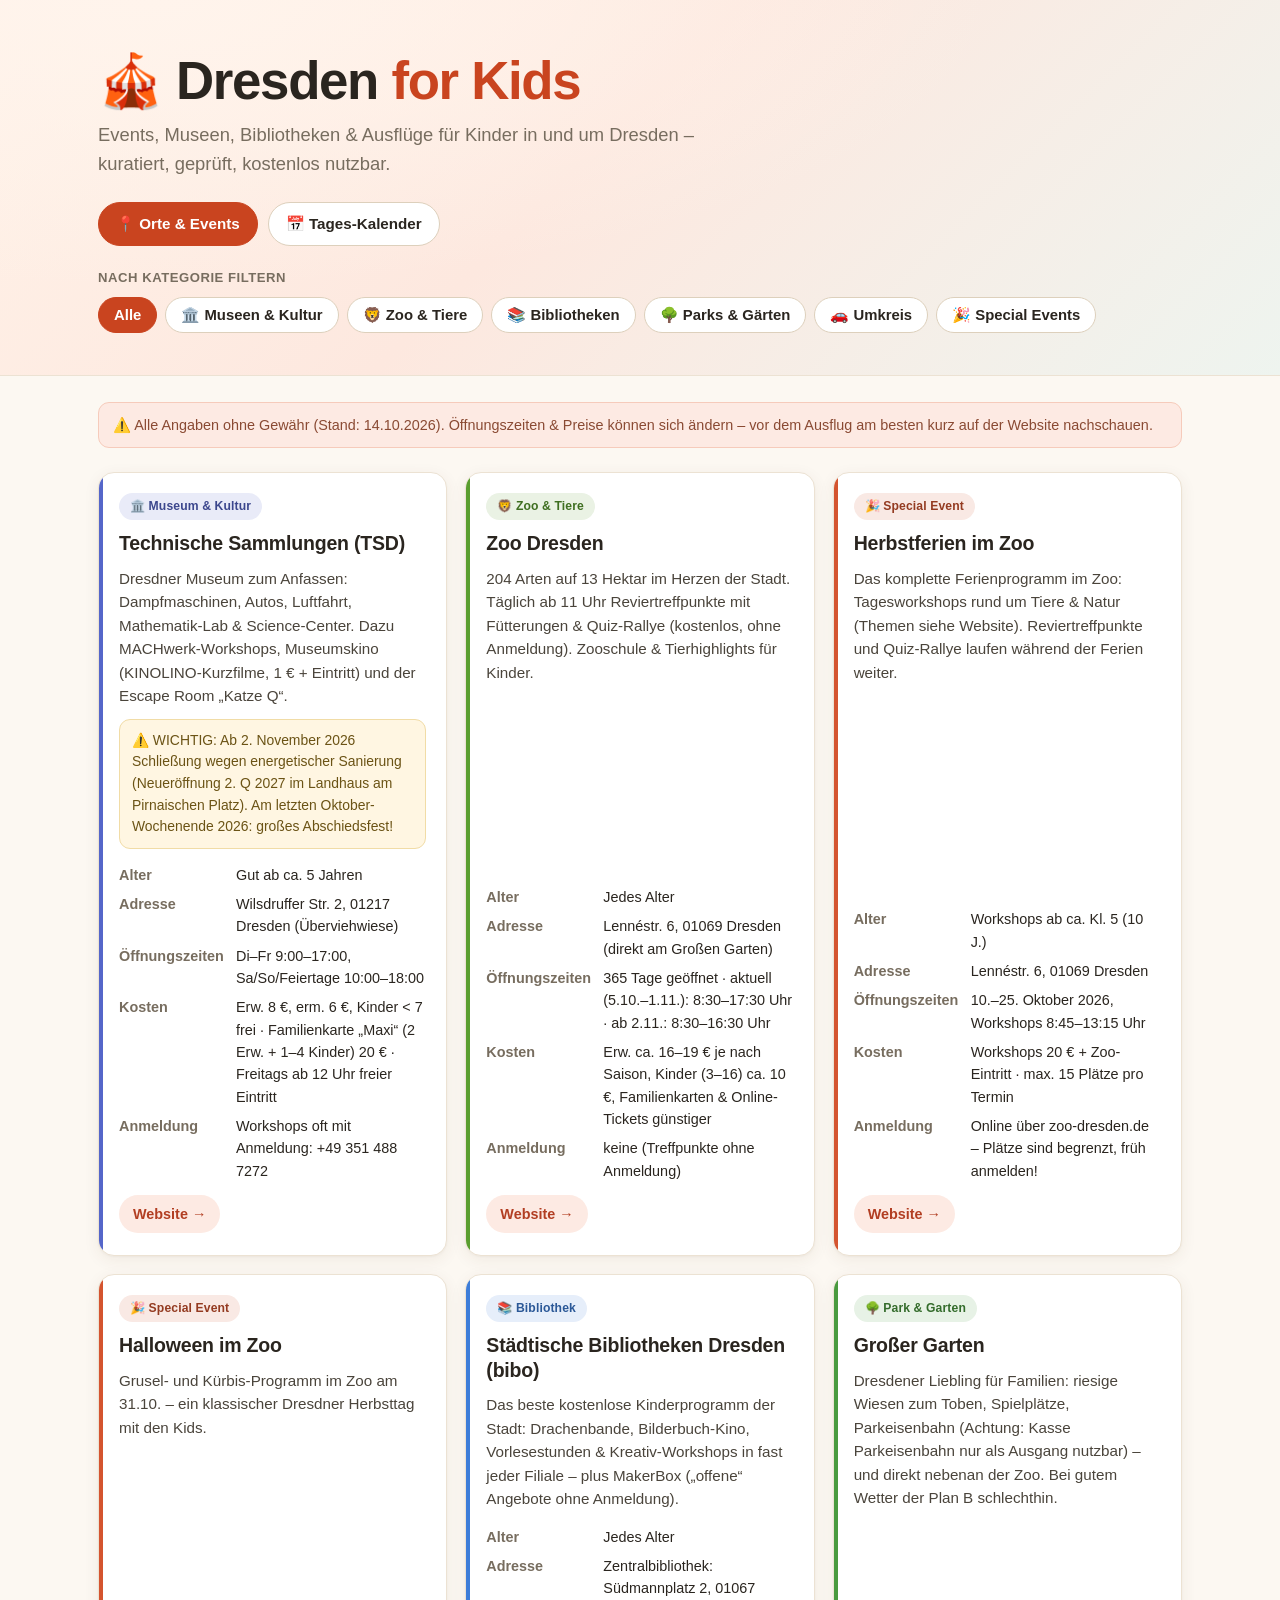
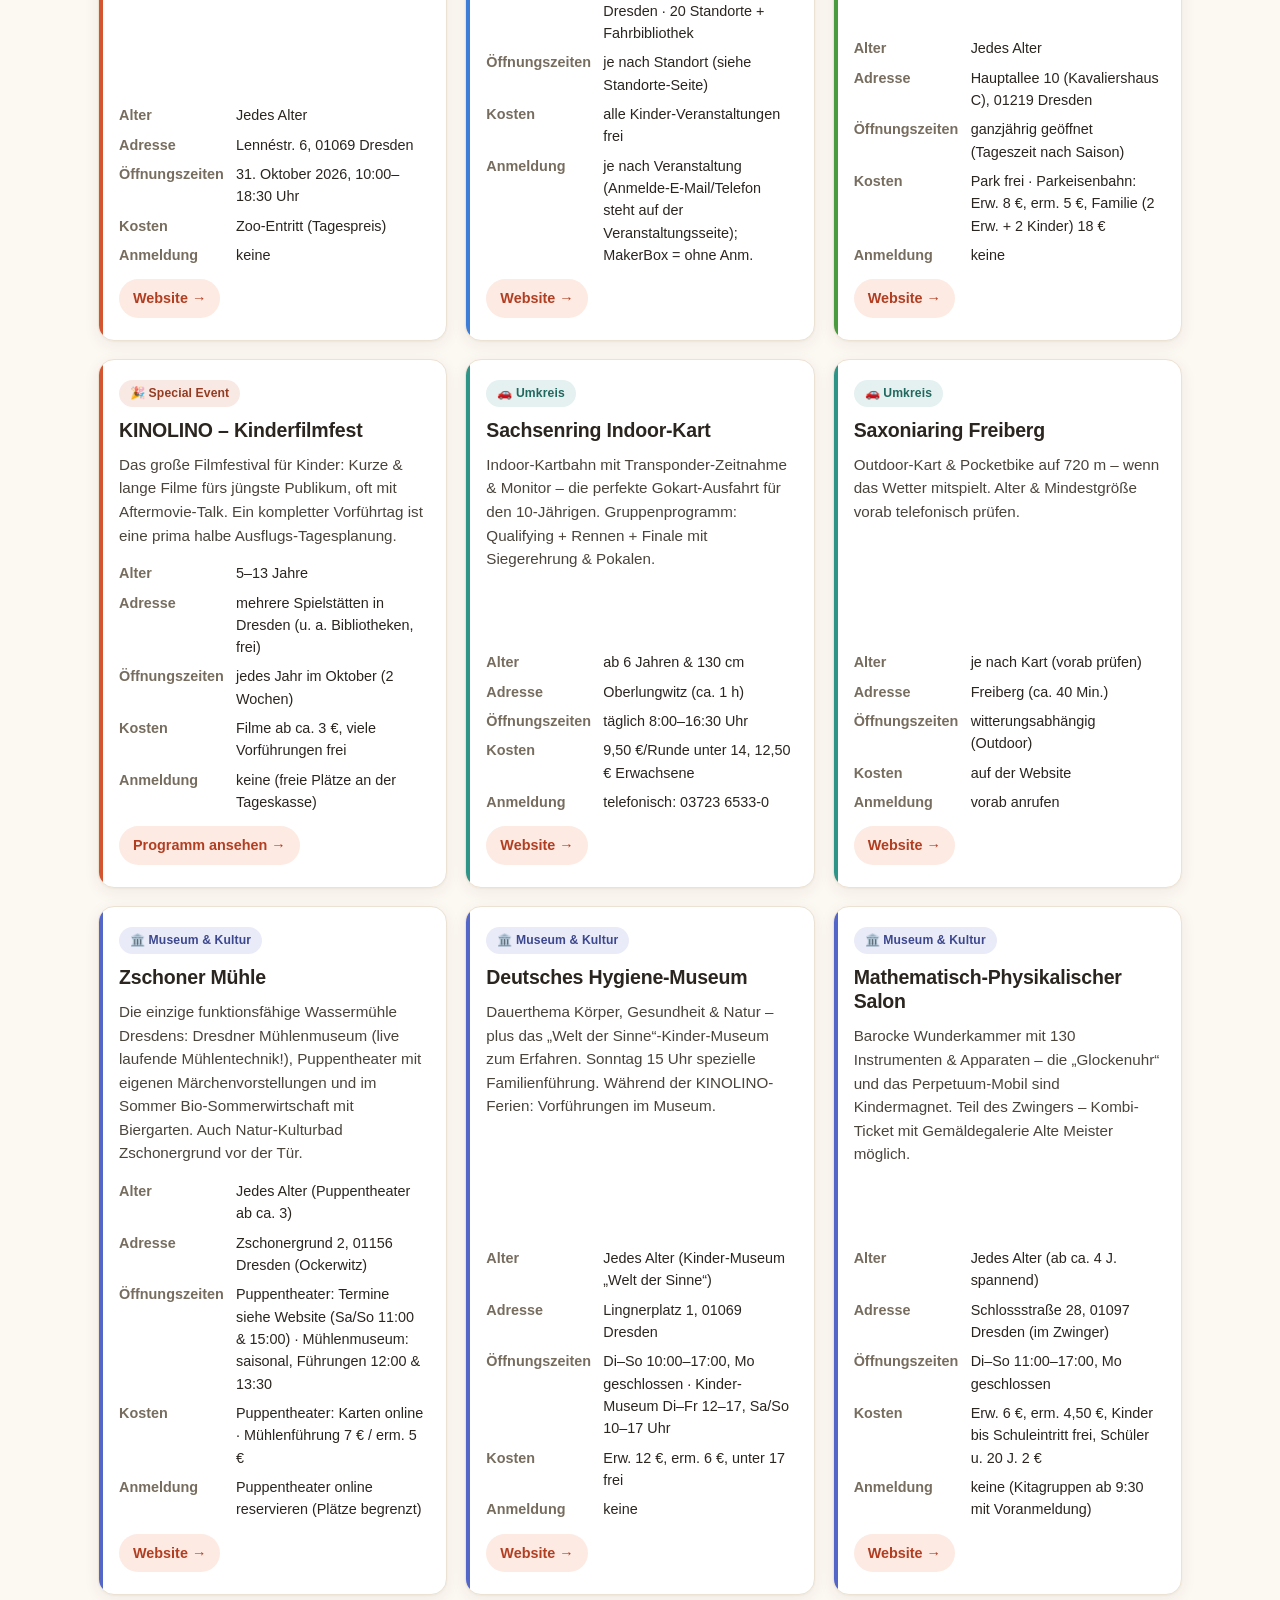
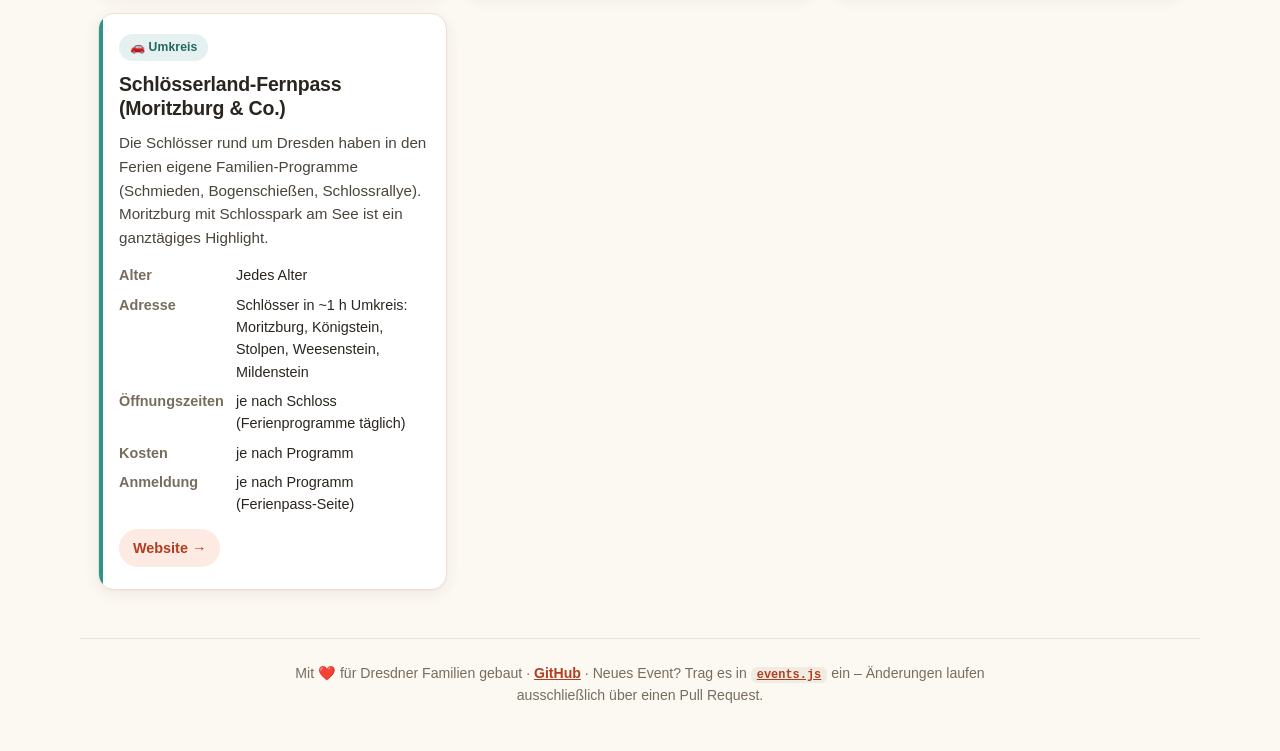
<file: index.html>
<!DOCTYPE html>
<html lang="de">
<head>
  <meta charset="UTF-8">
  <meta name="viewport" content="width=device-width, initial-scale=1.0">
  <title>Dresden for Kids – Events &amp; Ausflüge für Kinder</title>
  <meta name="description" content="Kuratierte Liste mit Events, Museen, Bibliotheken, Zoo & Ausflügen für Kinder in und um Dresden.">
  <link rel="stylesheet" href="style.css">
  <link rel="icon" href="data:image/svg+xml,<svg xmlns=%22http://www.w3.org/2000/svg%22 viewBox=%220 0 100 100%22><text y=%22.9em%22 font-size=%2290%22>🎪</text></svg>">
</head>
<body>
  <header class="hero">
    <div class="container">
      <h1>🎪 Dresden <span class="accent">for Kids</span></h1>
      <p class="tagline">Events, Museen, Bibliotheken &amp; Ausflüge für Kinder in und um Dresden – kuratiert, geprüft, kostenlos nutzbar.</p>

      <nav class="hero-nav" aria-label="Seiten">
        <a class="nav-link is-current" href="index.html" aria-current="page">📍 Orte &amp; Events</a>
        <a class="nav-link" href="kalender.html">📅 Tages-Kalender</a>
      </nav>

      <div class="filters-wrap">
        <span class="filters-label" id="filters-label">Nach Kategorie filtern</span>
        <div class="filters" id="filters" role="group" aria-labelledby="filters-label">
          <button class="filter-btn" data-filter="alle" aria-pressed="true">Alle</button>
          <button class="filter-btn" data-filter="museum" aria-pressed="false">🏛️ Museen &amp; Kultur</button>
          <button class="filter-btn" data-filter="zoo" aria-pressed="false">🦁 Zoo &amp; Tiere</button>
          <button class="filter-btn" data-filter="bibliothek" aria-pressed="false">📚 Bibliotheken</button>
          <button class="filter-btn" data-filter="park" aria-pressed="false">🌳 Parks &amp; Gärten</button>
          <button class="filter-btn" data-filter="umkreis" aria-pressed="false">🚗 Umkreis</button>
          <button class="filter-btn" data-filter="event" aria-pressed="false">🎉 Special Events</button>
        </div>
      </div>
    </div>
  </header>

  <main class="container">
    <p class="disclaimer">⚠️ Alle Angaben ohne Gewähr (Stand: <span id="checked">–</span>). Öffnungszeiten &amp; Preise können sich ändern – vor dem Ausflug am besten kurz auf der Website nachschauen.</p>
    <section id="cards" class="grid"></section>
  </main>

  <footer class="container footer">
    <p>Mit ❤️ für Dresdner Familien gebaut · <a href="https://github.com/Alex-Molt/DresdenForKids">GitHub</a> · Neues Event? Trag es in <a href="https://github.com/Alex-Molt/DresdenForKids/blob/main/README.md#neue-location--karte-startseite"><code>events.js</code></a> ein – Änderungen laufen ausschließlich über einen Pull Request.</p>
  </footer>

  <script src="events.js"></script>
  <script src="app.js"></script>
</body>
</html>
</file>
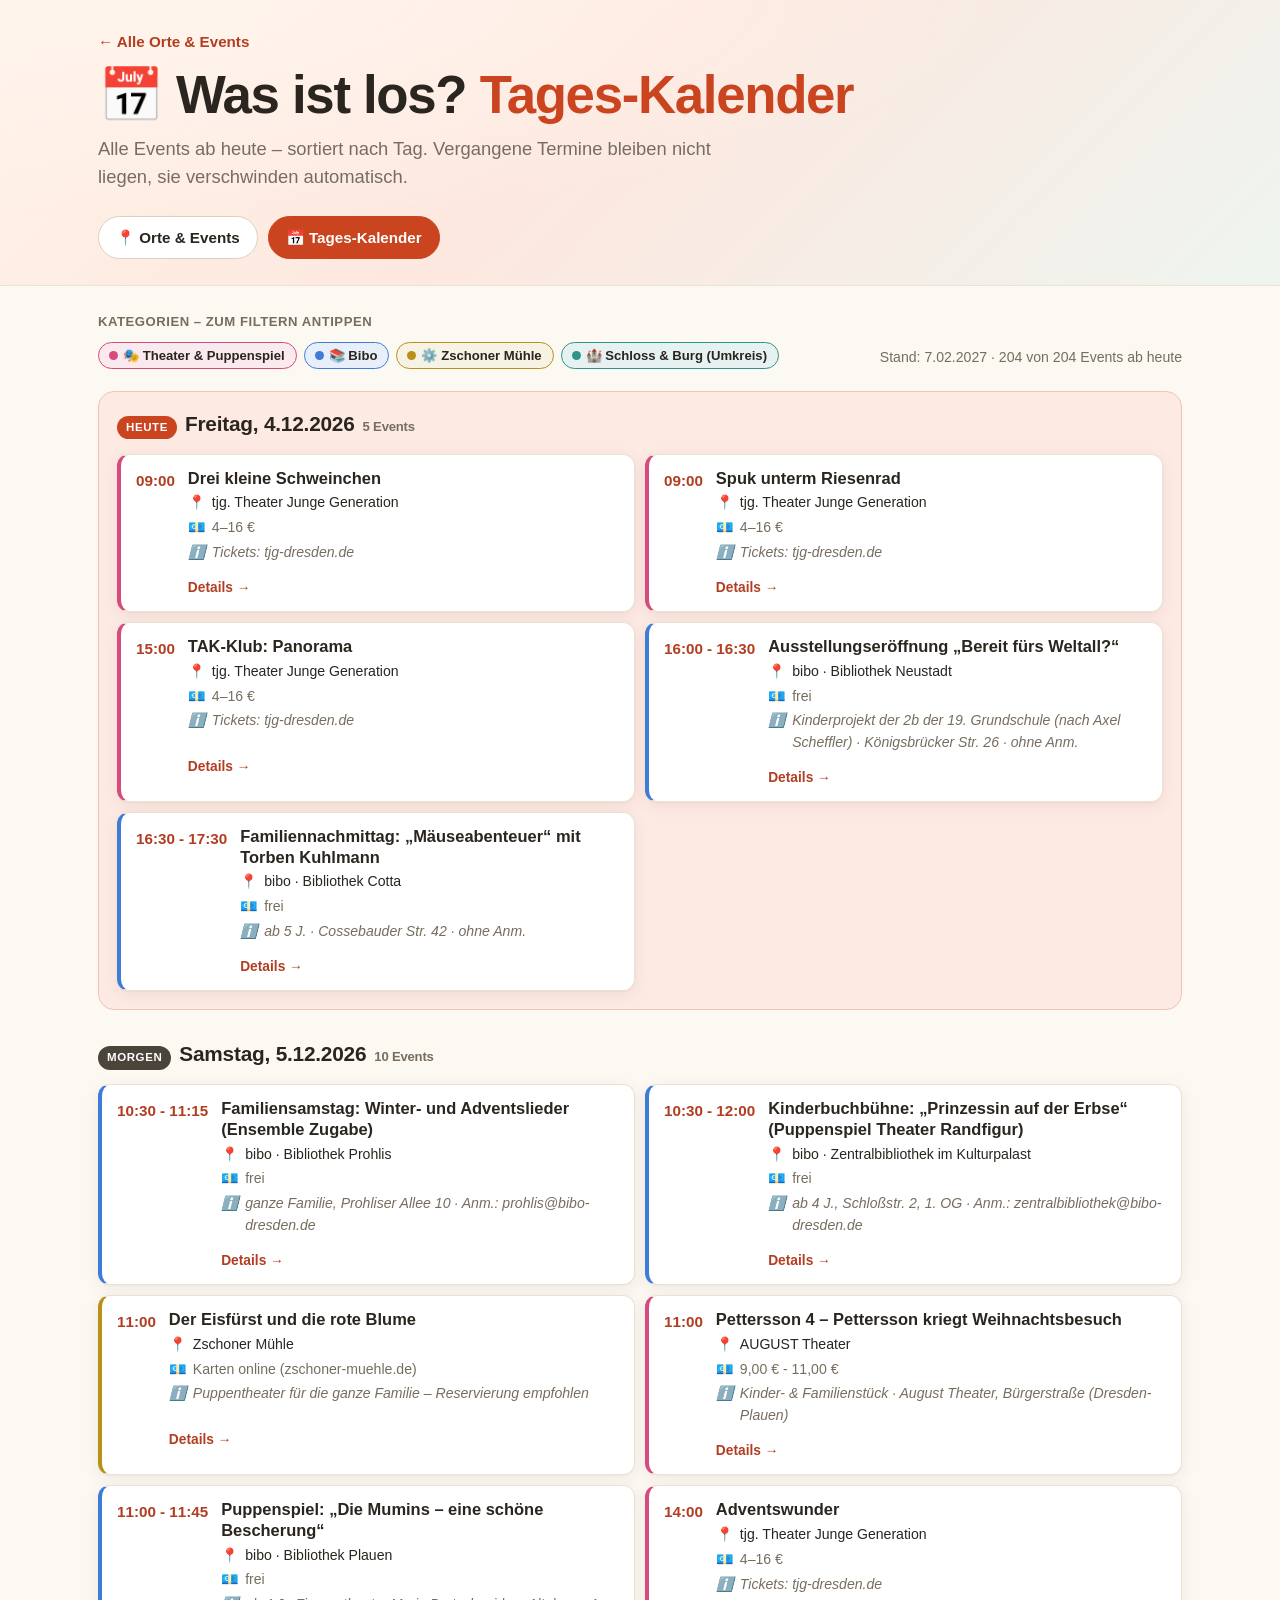
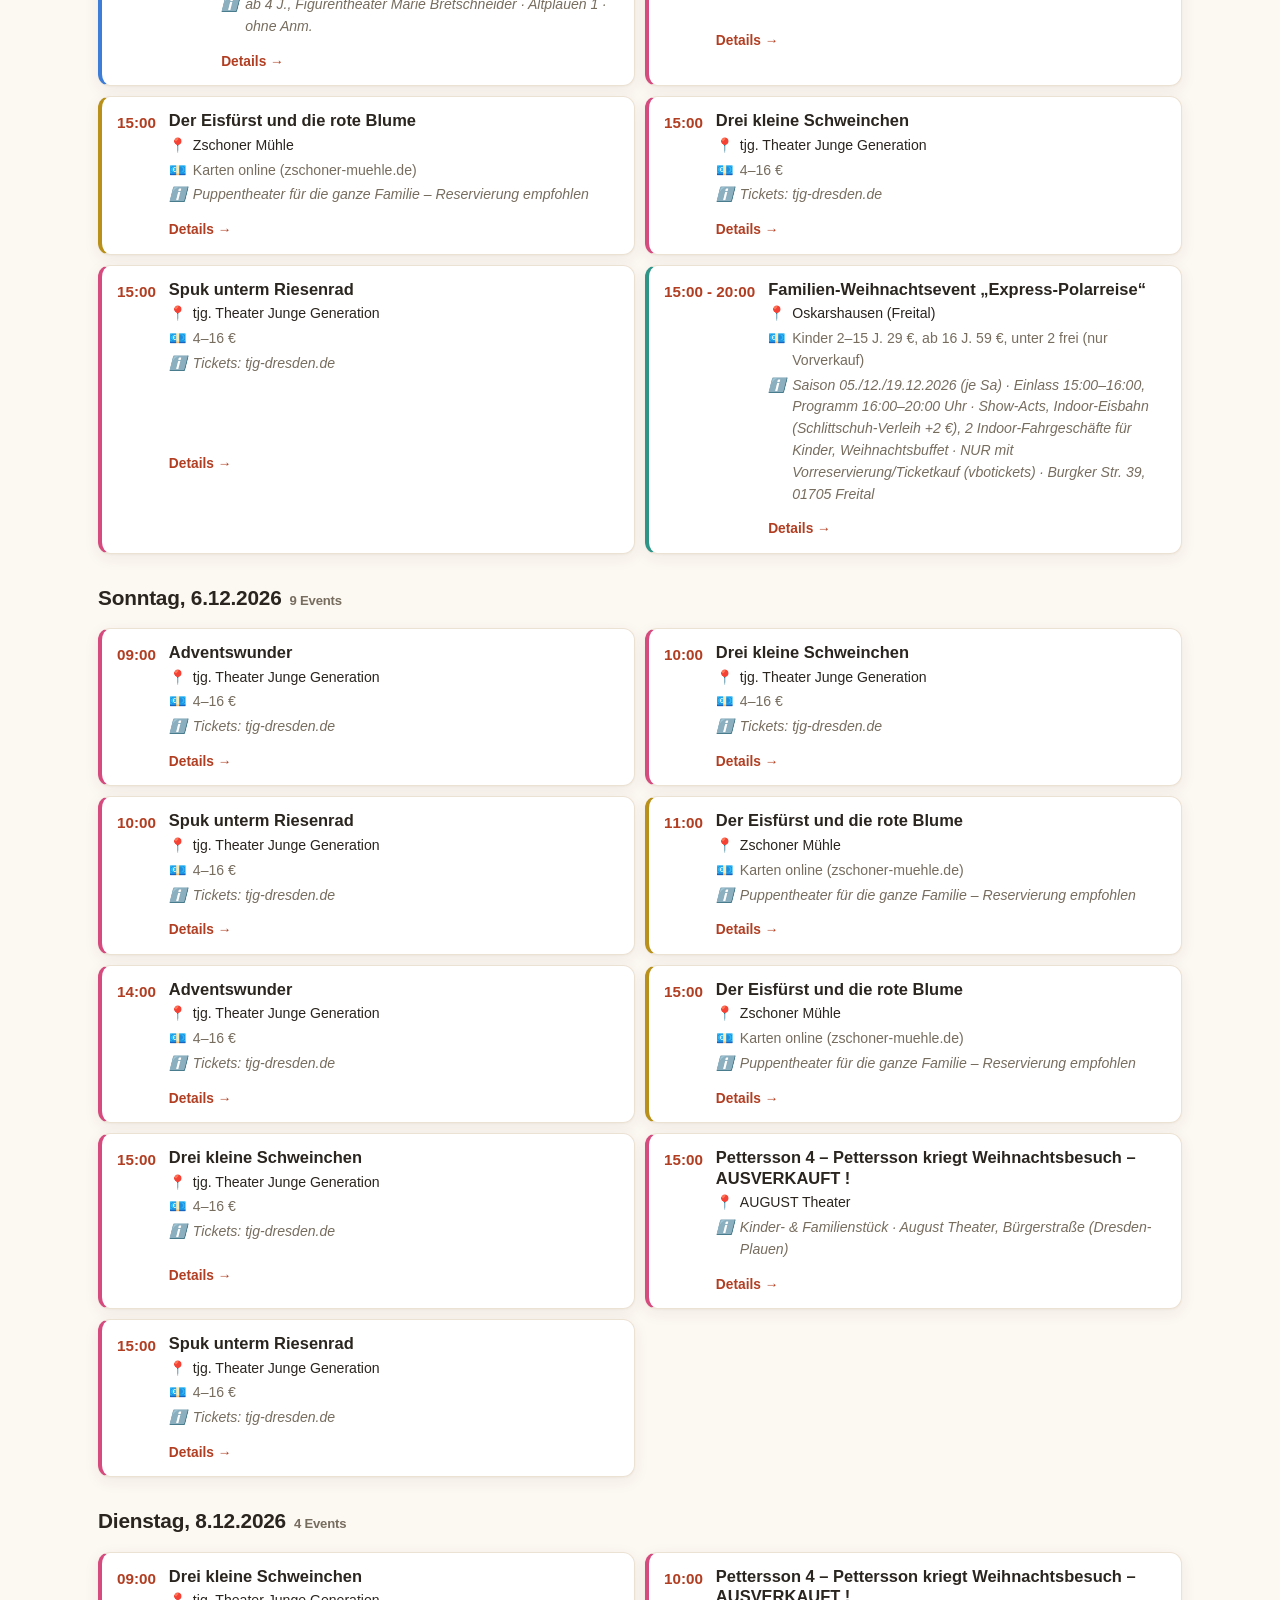
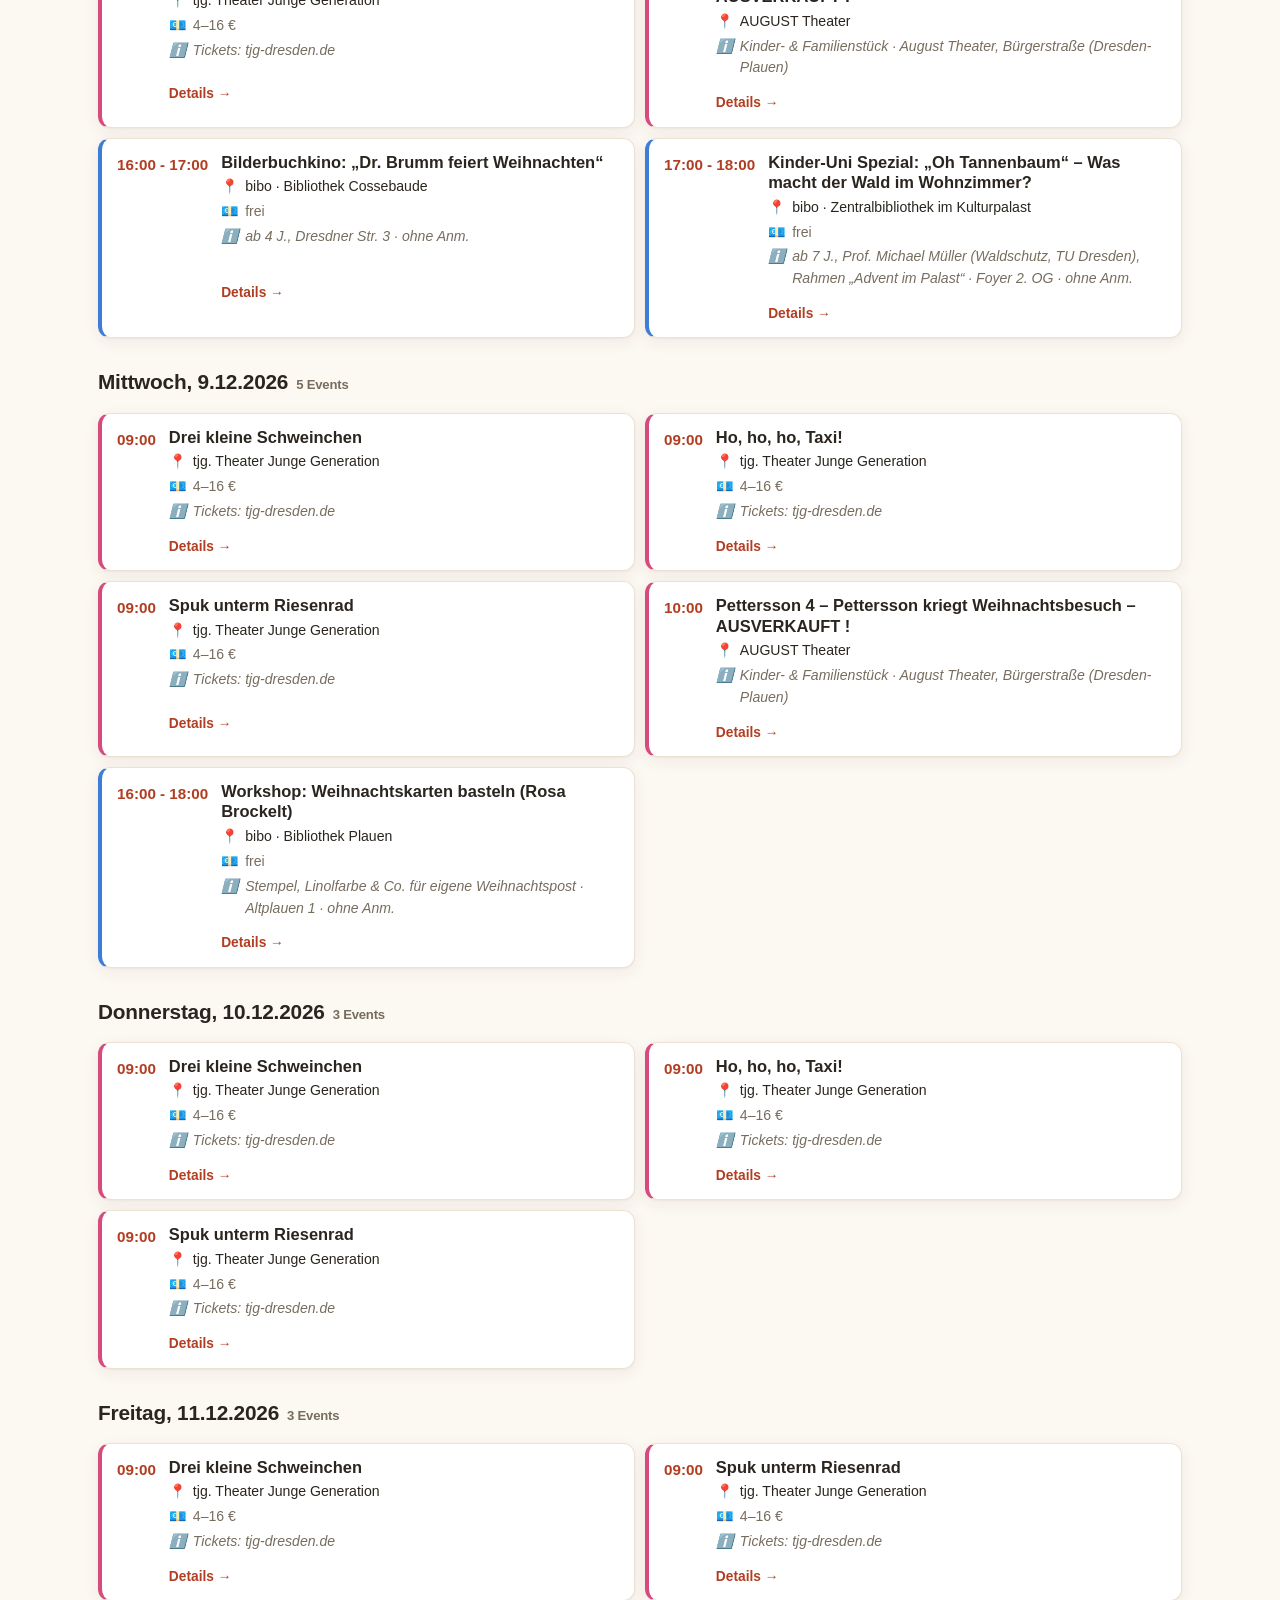
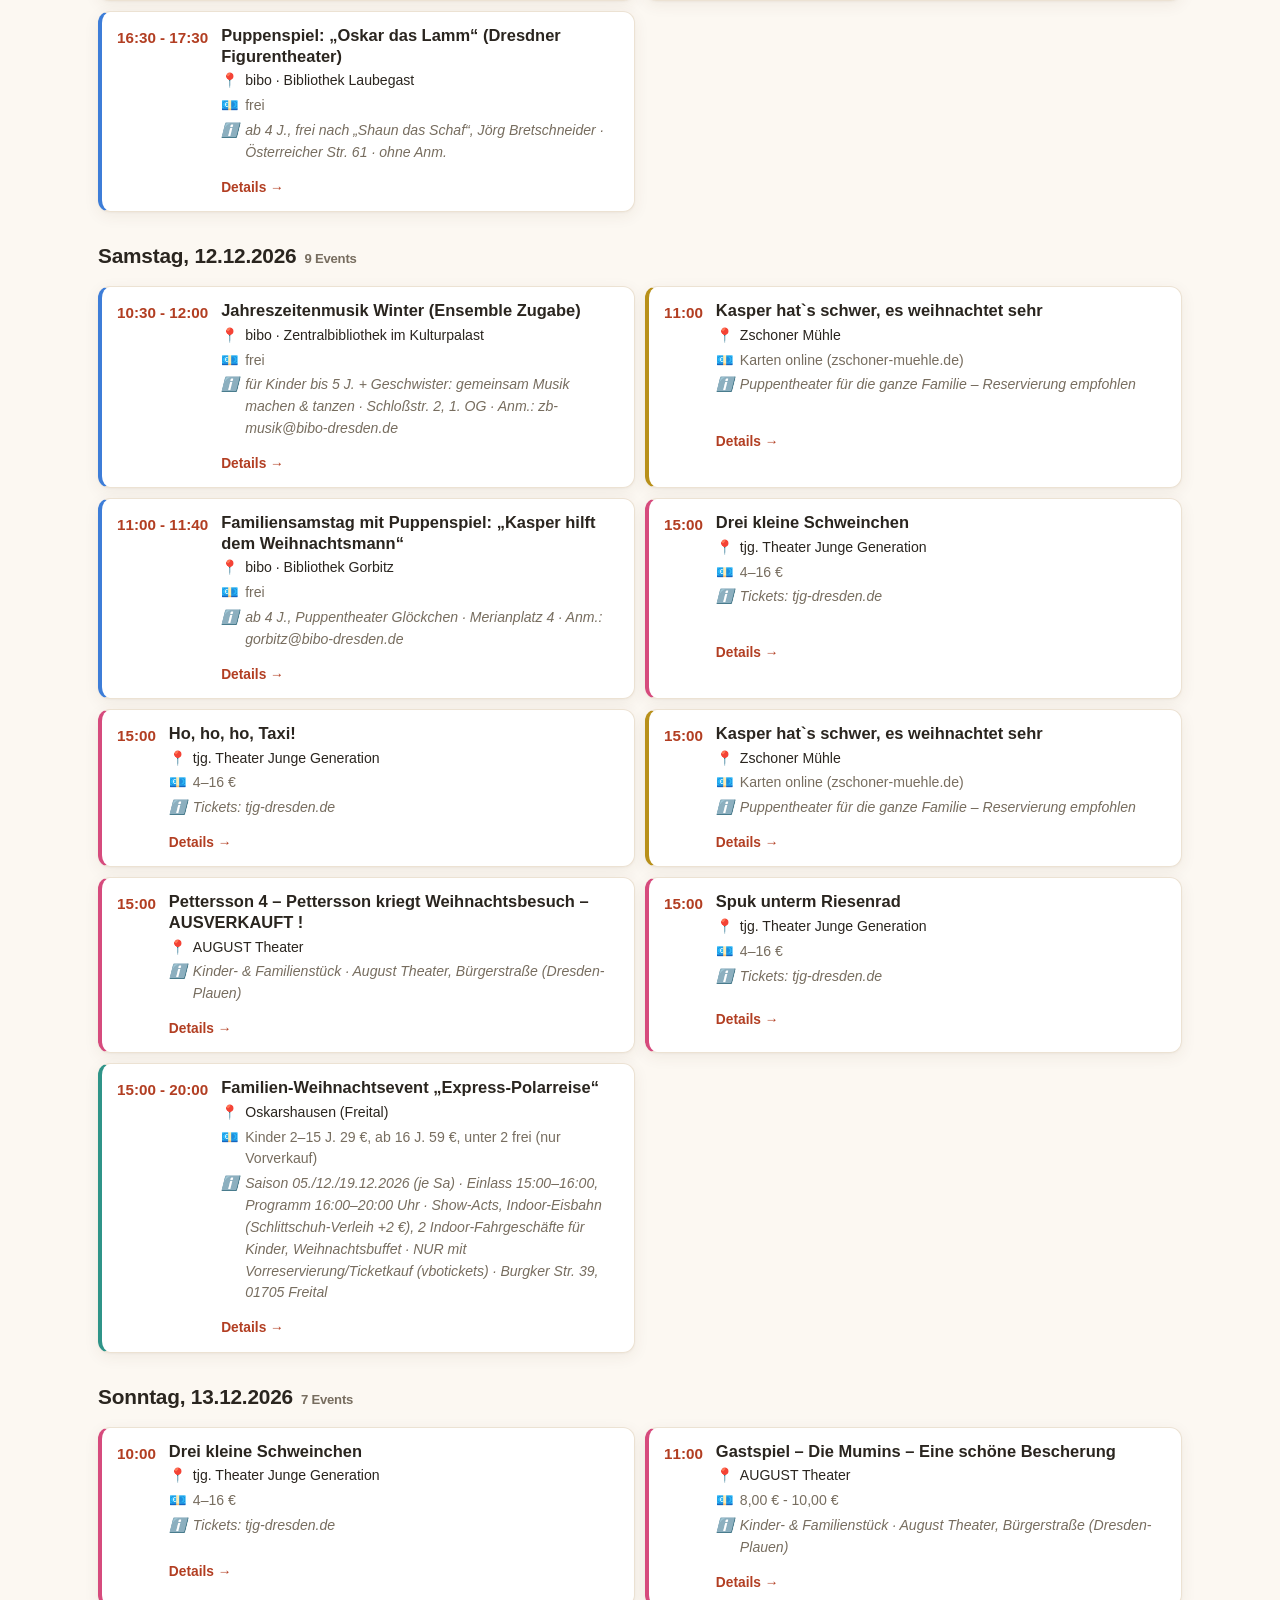
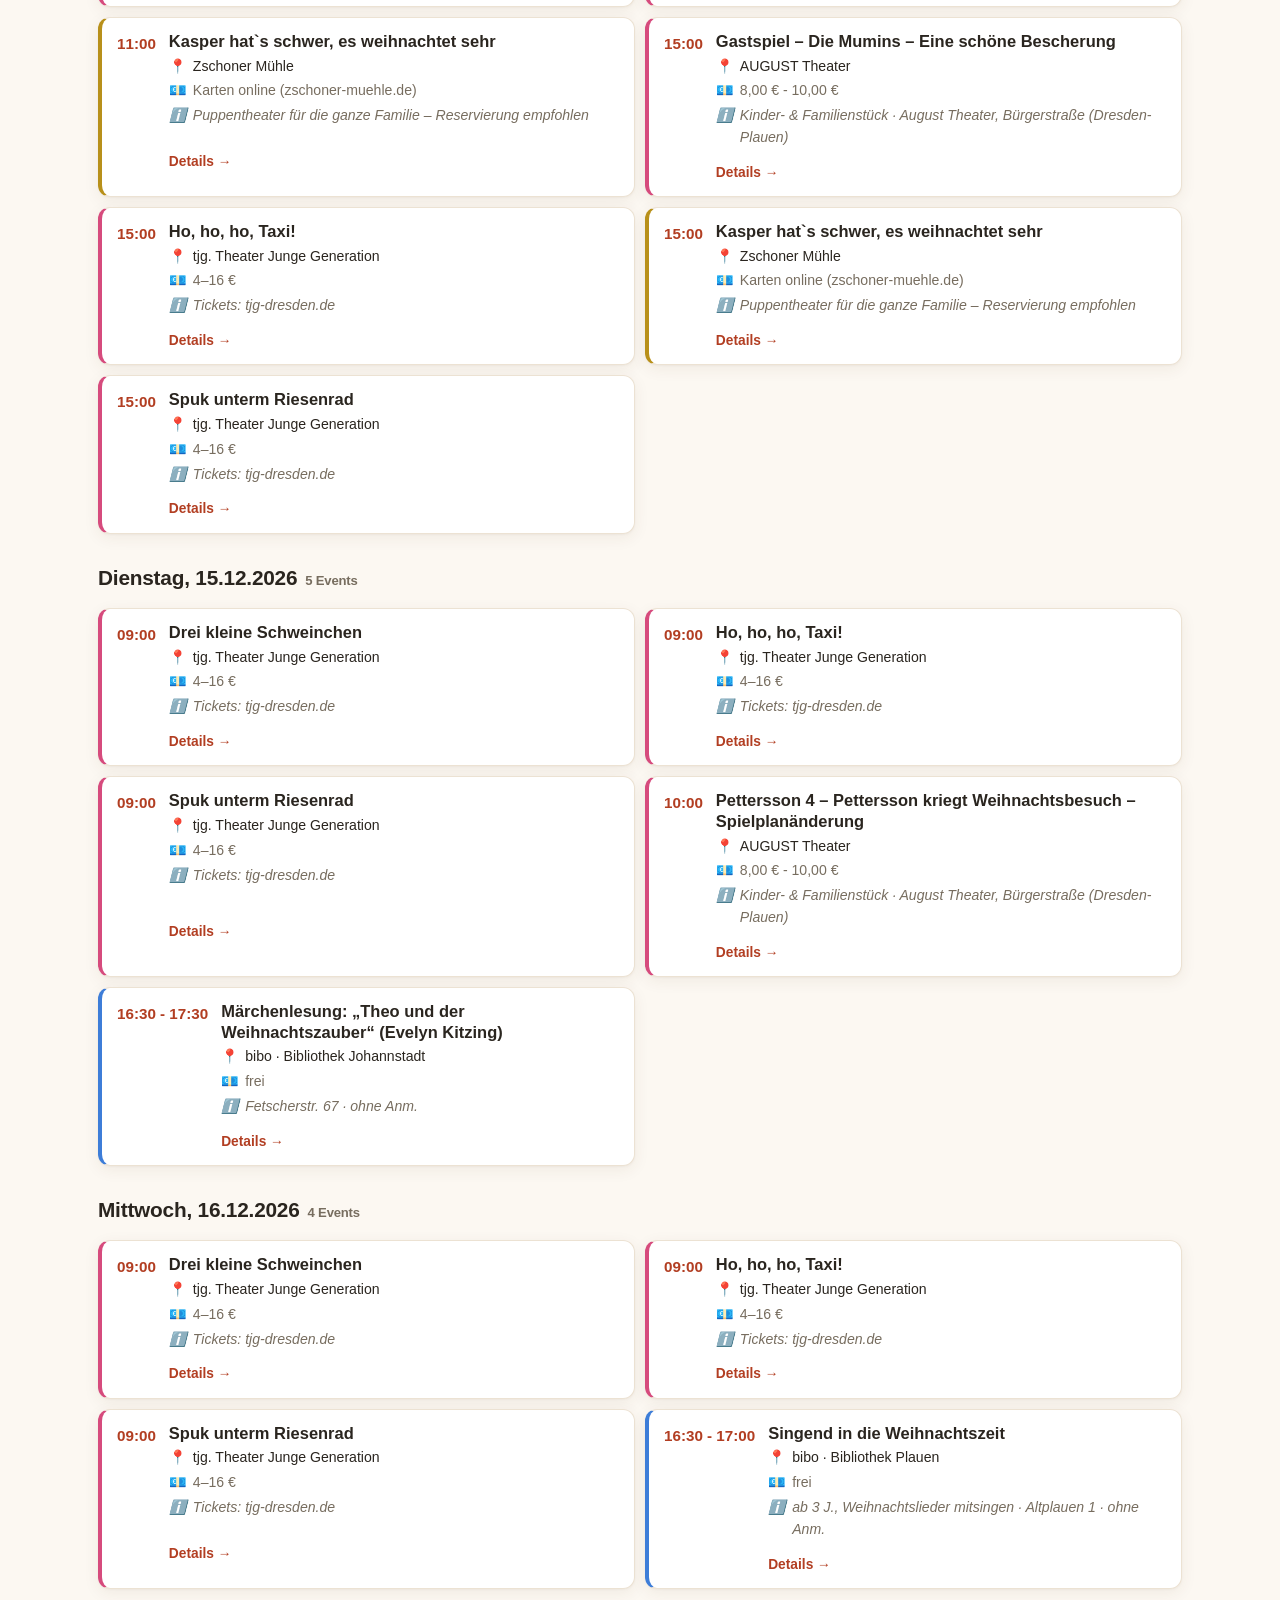
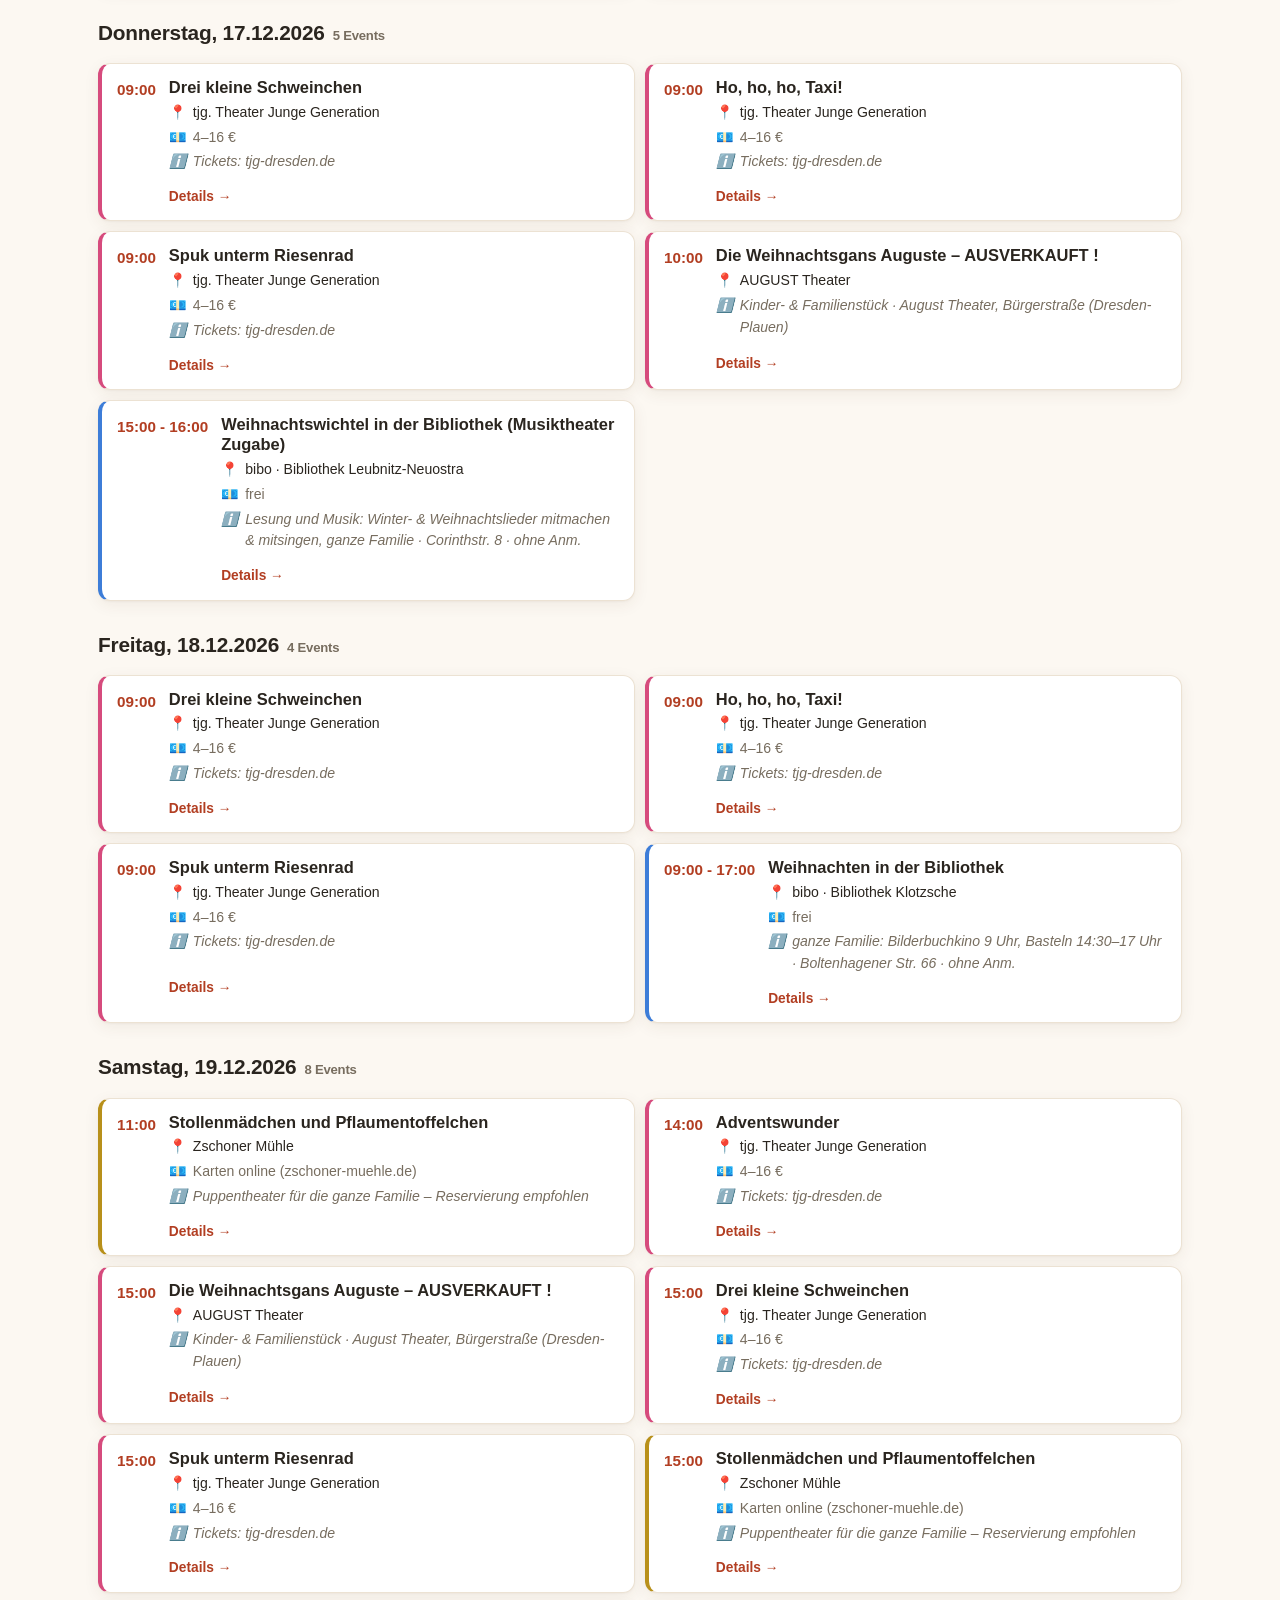
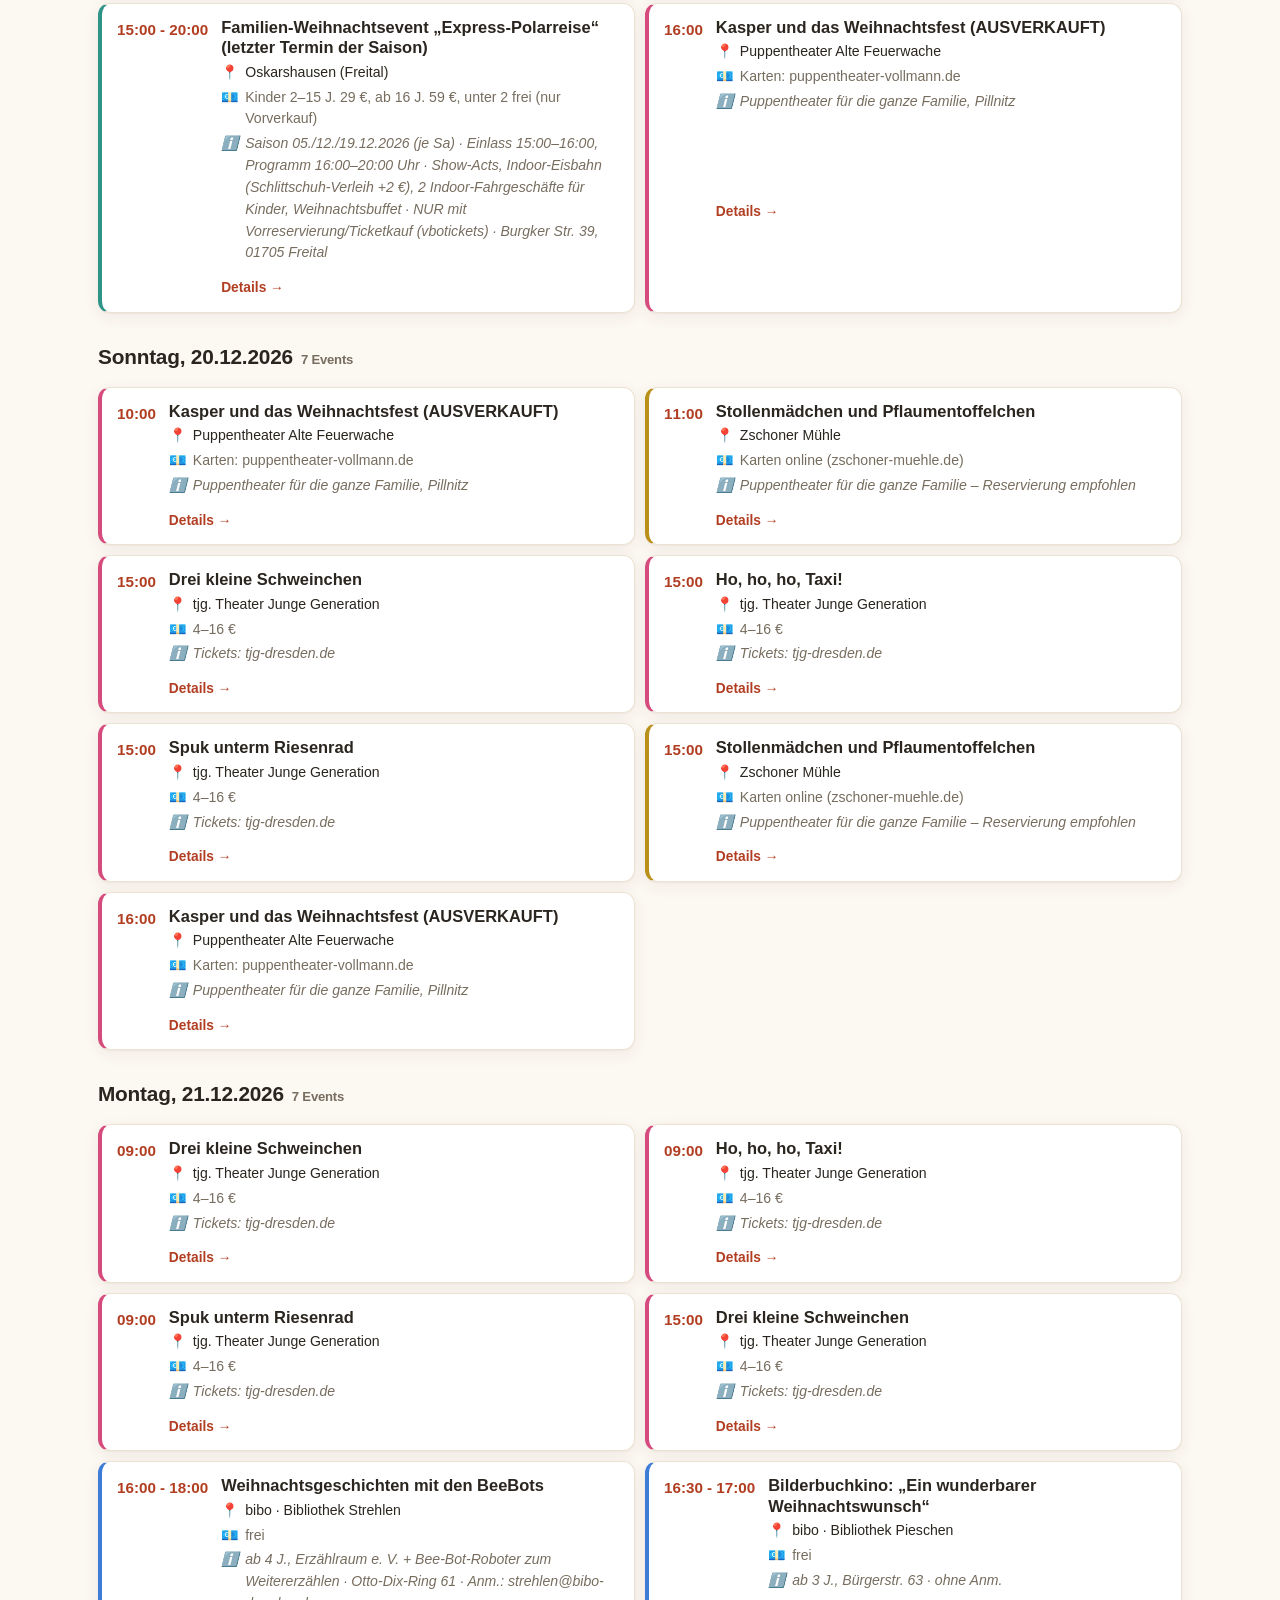
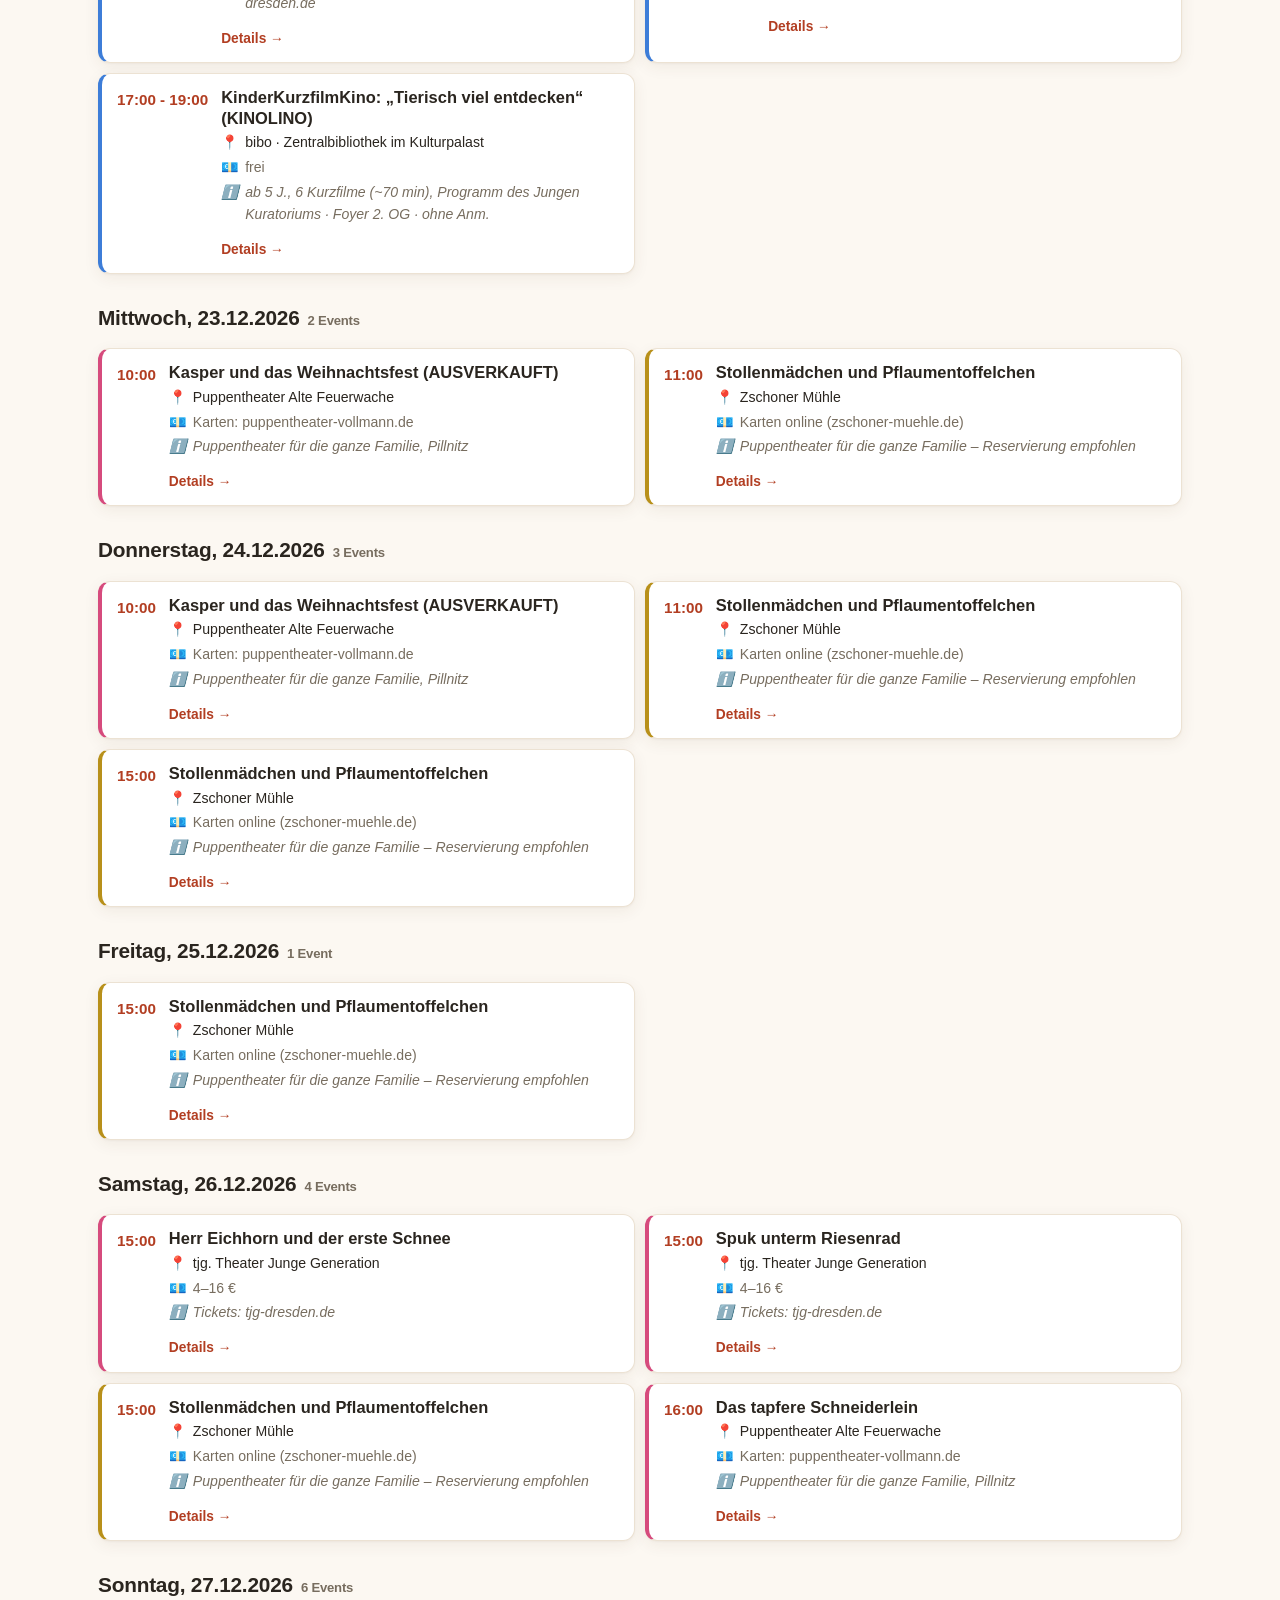
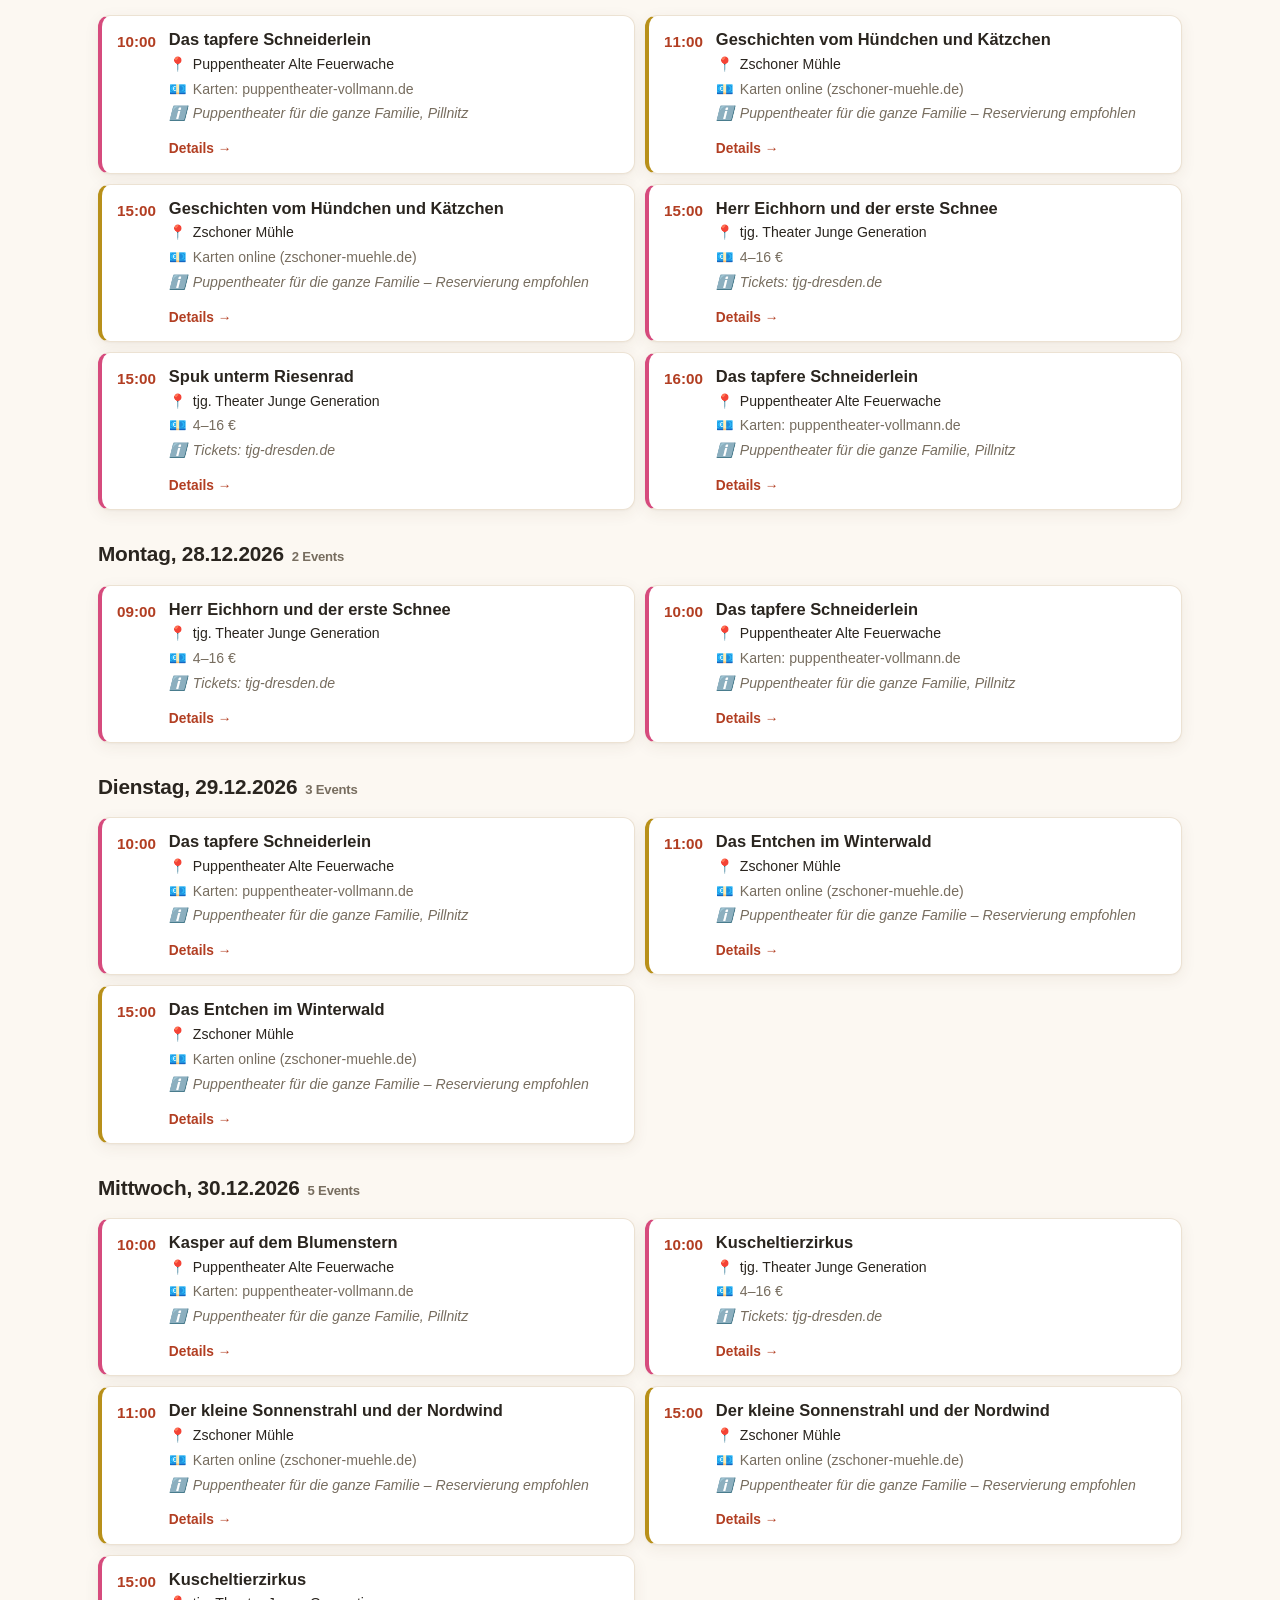
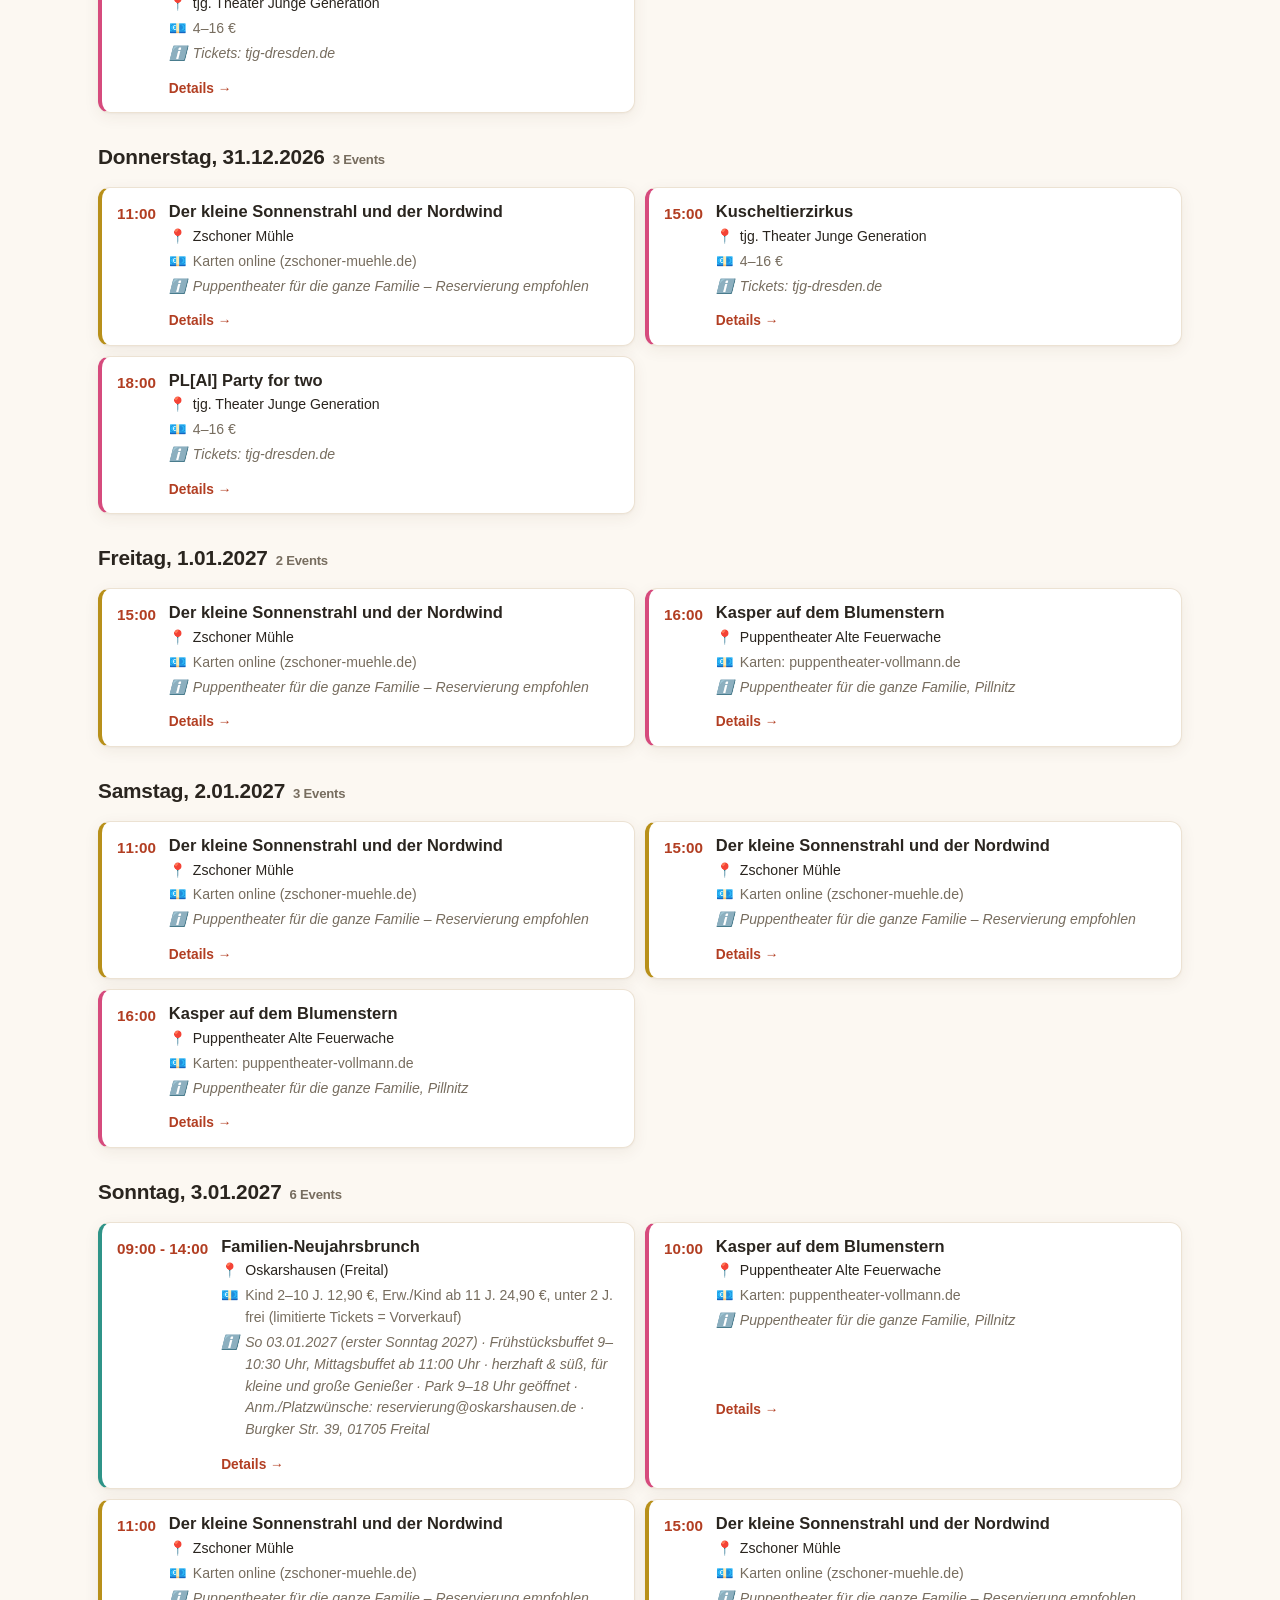
<file: kalender.html>
<!DOCTYPE html>
<html lang="de">
<head>
  <meta charset="UTF-8">
  <meta name="viewport" content="width=device-width, initial-scale=1.0">
  <title>📅 Tages-Kalender – Dresden for Kids</title>
  <meta name="description" content="Tägliche Übersicht: Was ist heute & in den nächsten Tagen für Kinder in Dresden los? Events, Workshops, Vorführungen – mit Uhrzeit, Ort & Kosten.">
  <link rel="stylesheet" href="style.css">
  <link rel="icon" href="data:image/svg+xml,<svg xmlns=%22http://www.w3.org/2000/svg%22 viewBox=%220 0 100 100%22><text y=%22.9em%22 font-size=%2290%22>📅</text></svg>">
</head>
<body>
  <header class="hero hero-small">
    <div class="container">
      <a class="back-link" href="index.html">← Alle Orte &amp; Events</a>
      <h1>📅 Was ist los? <span class="accent">Tages-Kalender</span></h1>
      <p class="tagline">Alle Events ab heute – sortiert nach Tag. Vergangene Termine bleiben nicht liegen, sie verschwinden automatisch.</p>

      <nav class="hero-nav" aria-label="Seiten">
        <a class="nav-link" href="index.html">📍 Orte &amp; Events</a>
        <a class="nav-link is-current" href="kalender.html" aria-current="page">📅 Tages-Kalender</a>
      </nav>
    </div>
  </header>

  <main class="container">
    <div class="cal-toolbar">
      <div class="cal-legend-wrap">
        <span class="filters-label" id="legend-label">Kategorien – zum Filtern antippen</span>
        <div class="cal-legend" id="cal-legend" role="group" aria-labelledby="legend-label"></div>
      </div>
      <p class="cal-info" aria-live="polite">Stand: <span id="checked">–</span> · <span id="count">–</span> von <span id="count-total">–</span> Events ab heute</p>
    </div>
    <section id="cal-days" class="cal-days"></section>
  </main>

  <footer class="container footer">
    <p><a href="index.html">← Zurück zu Dresden for Kids</a> · Die Daten werden regelmäßig aktualisiert – nähere Infos auf der <a href="https://github.com/Alex-Molt/DresdenForKids">GitHub-Seite</a>.</p>
  </footer>

  <script src="calendar-data.js"></script>
  <script src="kalender.js"></script>
</body>
</html>
</file>
<file: style.css>
/* =========================================================
   Dresden for Kids – gemeinsames Stylesheet
   (index.html + kalender.html)
   Rein statisch, keine externen Assets.
   ========================================================= */

:root {
  --bg: #fcf8f2;
  --card: #ffffff;
  --ink: #2a251f;
  --muted: #776d5f;
  --accent: #c9441f;
  --accent-ink: #b23e22;
  --accent-soft: #fdeae3;
  --border: #ece2d3;
  --border-strong: #ddd0bc;
  --ring: #f2b9a6;

  --radius: 16px;
  --radius-sm: 11px;
  --shadow: 0 1px 2px rgba(80, 60, 30, 0.04), 0 4px 16px rgba(80, 60, 30, 0.07);
  --shadow-hover: 0 6px 24px rgba(80, 60, 30, 0.13);

  /* Kategorie-Akzente (werden auf beiden Seiten verwendet) */
  --c-tsd: #e07b2e;
  --c-zoo: #5a9e2f;
  --c-bibo: #3d7dd8;
  --c-bibliothek: #3d7dd8;
  --c-kinolino: #8b52d6;
  --c-muehle: #b8901a;
  --c-theater: #d64b7d;
  --c-museum: #5566c9;
  --c-umkreis: #2f9488;
  --c-park: #4a9a3f;
  --c-event: #d4542f;
}

* { box-sizing: border-box; margin: 0; padding: 0; }

html { -webkit-text-size-adjust: 100%; }

body {
  font-family: -apple-system, BlinkMacSystemFont, "Segoe UI", Roboto, "Helvetica Neue", Arial, sans-serif;
  background: var(--bg);
  color: var(--ink);
  line-height: 1.55;
  -webkit-font-smoothing: antialiased;
  text-rendering: optimizeLegibility;
}

a { color: var(--accent-ink); }

.container {
  width: 100%;
  max-width: 1120px;
  margin: 0 auto;
  padding: 0 18px;
}

/* Sichtbarer, einheitlicher Fokus-Ring für Tastatur-Navigation */
:focus-visible {
  outline: 3px solid var(--ring);
  outline-offset: 2px;
  border-radius: 6px;
}

/* ---------- Hero / Kopfbereich ---------- */
.hero {
  position: relative;
  background:
    radial-gradient(120% 140% at 12% 0%, #fff4ec 0%, rgba(255,244,236,0) 55%),
    linear-gradient(135deg, #fff2e8 0%, #fde8df 45%, #eef4ef 100%);
  border-bottom: 1px solid var(--border);
  padding: 52px 0 36px;
}
.hero-small { padding: 30px 0 26px; }

.hero h1 {
  font-size: clamp(2.1rem, 5.2vw, 3.3rem);
  line-height: 1.08;
  letter-spacing: -0.025em;
  font-weight: 800;
}
.hero .accent { color: var(--accent); }

.tagline {
  margin-top: 12px;
  font-size: clamp(1rem, 2.2vw, 1.15rem);
  color: var(--muted);
  max-width: 640px;
}

.back-link {
  display: inline-flex;
  align-items: center;
  gap: 6px;
  margin-bottom: 12px;
  color: var(--accent-ink);
  font-weight: 600;
  font-size: 0.95rem;
  text-decoration: none;
}
.back-link:hover { text-decoration: underline; }

/* ---------- Navigation (Seiten-Umschalter) ---------- */
.hero-nav {
  display: flex;
  gap: 10px;
  margin-top: 24px;
  flex-wrap: wrap;
}
.nav-link {
  display: inline-flex;
  align-items: center;
  gap: 7px;
  padding: 9px 17px;
  border-radius: 999px;
  border: 1.5px solid var(--border-strong);
  background: var(--card);
  color: var(--ink);
  font-weight: 600;
  font-size: 0.95rem;
  text-decoration: none;
  transition: background 0.15s ease, color 0.15s ease, border-color 0.15s ease;
}
.nav-link:hover { border-color: var(--accent); color: var(--accent-ink); }
.nav-link.is-current {
  background: var(--accent);
  border-color: var(--accent);
  color: #fff;
  cursor: default;
}

/* ---------- Filter-Leiste ---------- */
.filters-wrap { margin-top: 22px; }
.filters-label {
  display: block;
  font-size: 0.82rem;
  font-weight: 700;
  letter-spacing: 0.04em;
  text-transform: uppercase;
  color: var(--muted);
  margin-bottom: 9px;
}
.filters {
  display: flex;
  gap: 8px;
  overflow-x: auto;
  padding-bottom: 6px;
  scroll-snap-type: x proximity;
  -webkit-overflow-scrolling: touch;
  scrollbar-width: thin;
}
.filters::-webkit-scrollbar { height: 6px; }
.filters::-webkit-scrollbar-thumb { background: var(--border-strong); border-radius: 99px; }

.filter-btn {
  flex: 0 0 auto;
  scroll-snap-align: start;
  display: inline-flex;
  align-items: center;
  gap: 6px;
  border: 1.5px solid var(--border-strong);
  background: var(--card);
  color: var(--ink);
  padding: 8px 15px;
  border-radius: 999px;
  font-size: 0.93rem;
  font-weight: 600;
  white-space: nowrap;
  cursor: pointer;
  transition: background 0.15s ease, color 0.15s ease, border-color 0.15s ease;
}
.filter-btn:hover { border-color: var(--accent); color: var(--accent-ink); }
.filter-btn[aria-pressed="true"] {
  background: var(--accent);
  border-color: var(--accent);
  color: #fff;
}

/* ---------- Main ---------- */
main.container { padding-top: 26px; padding-bottom: 48px; }

.disclaimer {
  font-size: 0.9rem;
  color: #8a4a33;
  background: var(--accent-soft);
  border: 1px solid #f6cbbb;
  border-radius: var(--radius-sm);
  padding: 11px 14px;
  margin-bottom: 24px;
}

/* ---------- Karten-Grid (Startseite) ---------- */
.grid {
  display: grid;
  grid-template-columns: 1fr;
  gap: 16px;
}
@media (min-width: 768px) {
  .grid { grid-template-columns: repeat(2, 1fr); gap: 18px; }
}
@media (min-width: 1100px) {
  .grid { grid-template-columns: repeat(3, 1fr); }
}

.card {
  position: relative;
  background: var(--card);
  border: 1px solid var(--border);
  border-radius: var(--radius);
  box-shadow: var(--shadow);
  padding: 20px 20px 22px;
  display: flex;
  flex-direction: column;
  gap: 11px;
  overflow: hidden;
  transition: transform 0.15s ease, box-shadow 0.15s ease, border-color 0.15s ease;
}
.card::before {
  content: "";
  position: absolute;
  inset: 0 auto 0 0;
  width: 4px;
  background: var(--c, var(--accent));
}
.card:hover {
  transform: translateY(-3px);
  box-shadow: var(--shadow-hover);
  border-color: var(--border-strong);
}

.card-top {
  display: flex;
  align-items: center;
  gap: 8px;
  flex-wrap: wrap;
}
.cat-badge {
  display: inline-flex;
  align-items: center;
  gap: 5px;
  font-size: 0.76rem;
  font-weight: 700;
  letter-spacing: 0.01em;
  padding: 4px 11px;
  border-radius: 999px;
  background: var(--accent-soft);
  background: color-mix(in srgb, var(--c, var(--accent)) 13%, #fff);
  color: var(--accent-ink);
  color: color-mix(in srgb, var(--c, var(--accent)) 70%, #000);
  white-space: nowrap;
}

.card h2 {
  font-size: 1.22rem;
  line-height: 1.25;
  letter-spacing: -0.01em;
  font-weight: 700;
}
.card .highlight {
  font-size: 0.95rem;
  color: #4a443b;
}

.note {
  background: #fff6e2;
  border: 1px solid #f1dca6;
  border-radius: var(--radius-sm);
  padding: 10px 12px;
  font-size: 0.87rem;
  color: #6b5315;
}

.facts {
  display: grid;
  gap: 7px;
  font-size: 0.9rem;
  margin-top: auto;
  padding-top: 4px;
}
.facts div { display: flex; gap: 9px; }
.facts .label {
  color: var(--muted);
  min-width: 108px;
  flex-shrink: 0;
  font-weight: 600;
}
.facts .val { min-width: 0; }

.card-link {
  align-self: flex-start;
  margin-top: 2px;
  display: inline-flex;
  align-items: center;
  gap: 5px;
  padding: 8px 14px;
  border-radius: 999px;
  background: var(--accent-soft);
  color: var(--accent-ink);
  font-weight: 700;
  font-size: 0.9rem;
  text-decoration: none;
  transition: background 0.15s ease, color 0.15s ease;
}
.card-link:hover { background: var(--accent); color: #fff; }

.empty {
  grid-column: 1 / -1;
  text-align: center;
  color: var(--muted);
  padding: 56px 16px;
  font-size: 1.05rem;
  background: var(--card);
  border: 1px dashed var(--border-strong);
  border-radius: var(--radius);
}

/* ---------- Footer ---------- */
.footer {
  border-top: 1px solid var(--border);
  padding: 24px 18px 44px;
  font-size: 0.88rem;
  color: var(--muted);
  text-align: center;
}
.footer p { max-width: 760px; margin: 0 auto; }
.footer a { color: var(--accent-ink); font-weight: 600; }
code {
  background: #f1ece3;
  padding: 1px 6px;
  border-radius: 6px;
  font-size: 0.85em;
}

/* =========================================================
   Kalender-Seite
   ========================================================= */
.cal-toolbar {
  display: flex;
  flex-wrap: wrap;
  justify-content: space-between;
  align-items: flex-end;
  gap: 14px;
  margin-bottom: 22px;
}
.cal-legend-wrap { flex: 1 1 auto; min-width: 0; }
.cal-legend {
  display: flex;
  flex-wrap: wrap;
  gap: 7px;
}
.cat-chip {
  display: inline-flex;
  align-items: center;
  gap: 5px;
  font-size: 0.82rem;
  font-weight: 600;
  padding: 5px 11px 5px 10px;
  border-radius: 999px;
  background: #fff;
  border: 1.5px solid var(--border-strong);
  color: var(--ink);
  cursor: pointer;
  transition: background 0.15s ease, border-color 0.15s ease, opacity 0.15s ease;
}
.cat-chip::before {
  content: "";
  width: 9px; height: 9px;
  border-radius: 50%;
  background: var(--c, var(--accent));
  flex-shrink: 0;
}
.cat-chip:hover { border-color: var(--c, var(--accent)); }
.cat-chip[aria-pressed="true"] {
  background: var(--accent-soft);
  background: color-mix(in srgb, var(--c, var(--accent)) 12%, #fff);
  border-color: var(--c, var(--accent));
}
.cat-chip[aria-pressed="false"] {
  opacity: 0.5;
  text-decoration: line-through;
}

.cal-info {
  font-size: 0.88rem;
  color: var(--muted);
  flex-shrink: 0;
  text-align: right;
}

.cal-days { display: block; }

.day-block { margin-bottom: 28px; }
.day-today {
  background: var(--accent-soft);
  border: 1.5px solid #f5c3b4;
  border-radius: var(--radius);
  padding: 16px 18px 18px;
}
.day-head {
  display: flex;
  align-items: baseline;
  flex-wrap: wrap;
  gap: 8px;
  font-size: 1.3rem;
  letter-spacing: -0.01em;
  font-weight: 700;
  margin-bottom: 14px;
}
.day-badge {
  font-size: 0.72rem;
  font-weight: 800;
  letter-spacing: 0.05em;
  text-transform: uppercase;
  padding: 3px 9px;
  border-radius: 999px;
  background: var(--accent);
  color: #fff;
}
.day-badge.is-tomorrow { background: #4a443b; }
.day-count {
  font-size: 0.82rem;
  font-weight: 600;
  color: var(--muted);
}

.day-events {
  display: grid;
  gap: 10px;
}
@media (min-width: 820px) {
  .day-events { grid-template-columns: repeat(2, 1fr); }
}

.cal-card {
  position: relative;
  display: grid;
  grid-template-columns: auto 1fr;
  gap: 4px 13px;
  background: var(--card);
  border: 1px solid var(--border);
  border-left: 4px solid var(--c, var(--border-strong));
  border-radius: 12px;
  padding: 13px 15px;
  box-shadow: var(--shadow);
}
.cal-time {
  grid-column: 1;
  font-weight: 700;
  font-size: 0.95rem;
  color: var(--accent-ink);
  white-space: nowrap;
  padding-top: 1px;
}
.cal-body { grid-column: 2; min-width: 0; }
.cal-body h3 {
  font-size: 1.03rem;
  line-height: 1.25;
  font-weight: 700;
  margin-bottom: 4px;
}
.cal-meta {
  font-size: 0.88rem;
  margin: 3px 0;
  display: flex;
  gap: 6px;
}
.cal-meta .ic { flex-shrink: 0; }
.cal-venue { color: var(--ink); }
.cal-cost { color: var(--muted); }
.cal-note { color: var(--muted); font-style: italic; }
.cal-link {
  grid-column: 2;
  justify-self: start;
  margin-top: 6px;
  font-size: 0.86rem;
  font-weight: 700;
  color: var(--accent-ink);
  text-decoration: none;
}
.cal-link:hover { text-decoration: underline; }

/* Kategorie-Akzent-Variablen (eine Klasse je cat) */
.cat-tsd { --c: var(--c-tsd); }
.cat-zoo { --c: var(--c-zoo); }
.cat-bibo, .cat-bibliothek { --c: var(--c-bibo); }
.cat-kinolino { --c: var(--c-kinolino); }
.cat-muehle { --c: var(--c-muehle); }
.cat-theater { --c: var(--c-theater); }
.cat-museum { --c: var(--c-museum); }
.cat-umkreis { --c: var(--c-umkreis); }
.cat-park { --c: var(--c-park); }
.cat-event { --c: var(--c-event); }

/* ---------- Reduced motion ---------- */
@media (prefers-reduced-motion: reduce) {
  * {
    animation-duration: 0.001ms !important;
    animation-iteration-count: 1 !important;
    transition-duration: 0.001ms !important;
    scroll-behavior: auto !important;
  }
  .card:hover { transform: none; }
}
</file>
